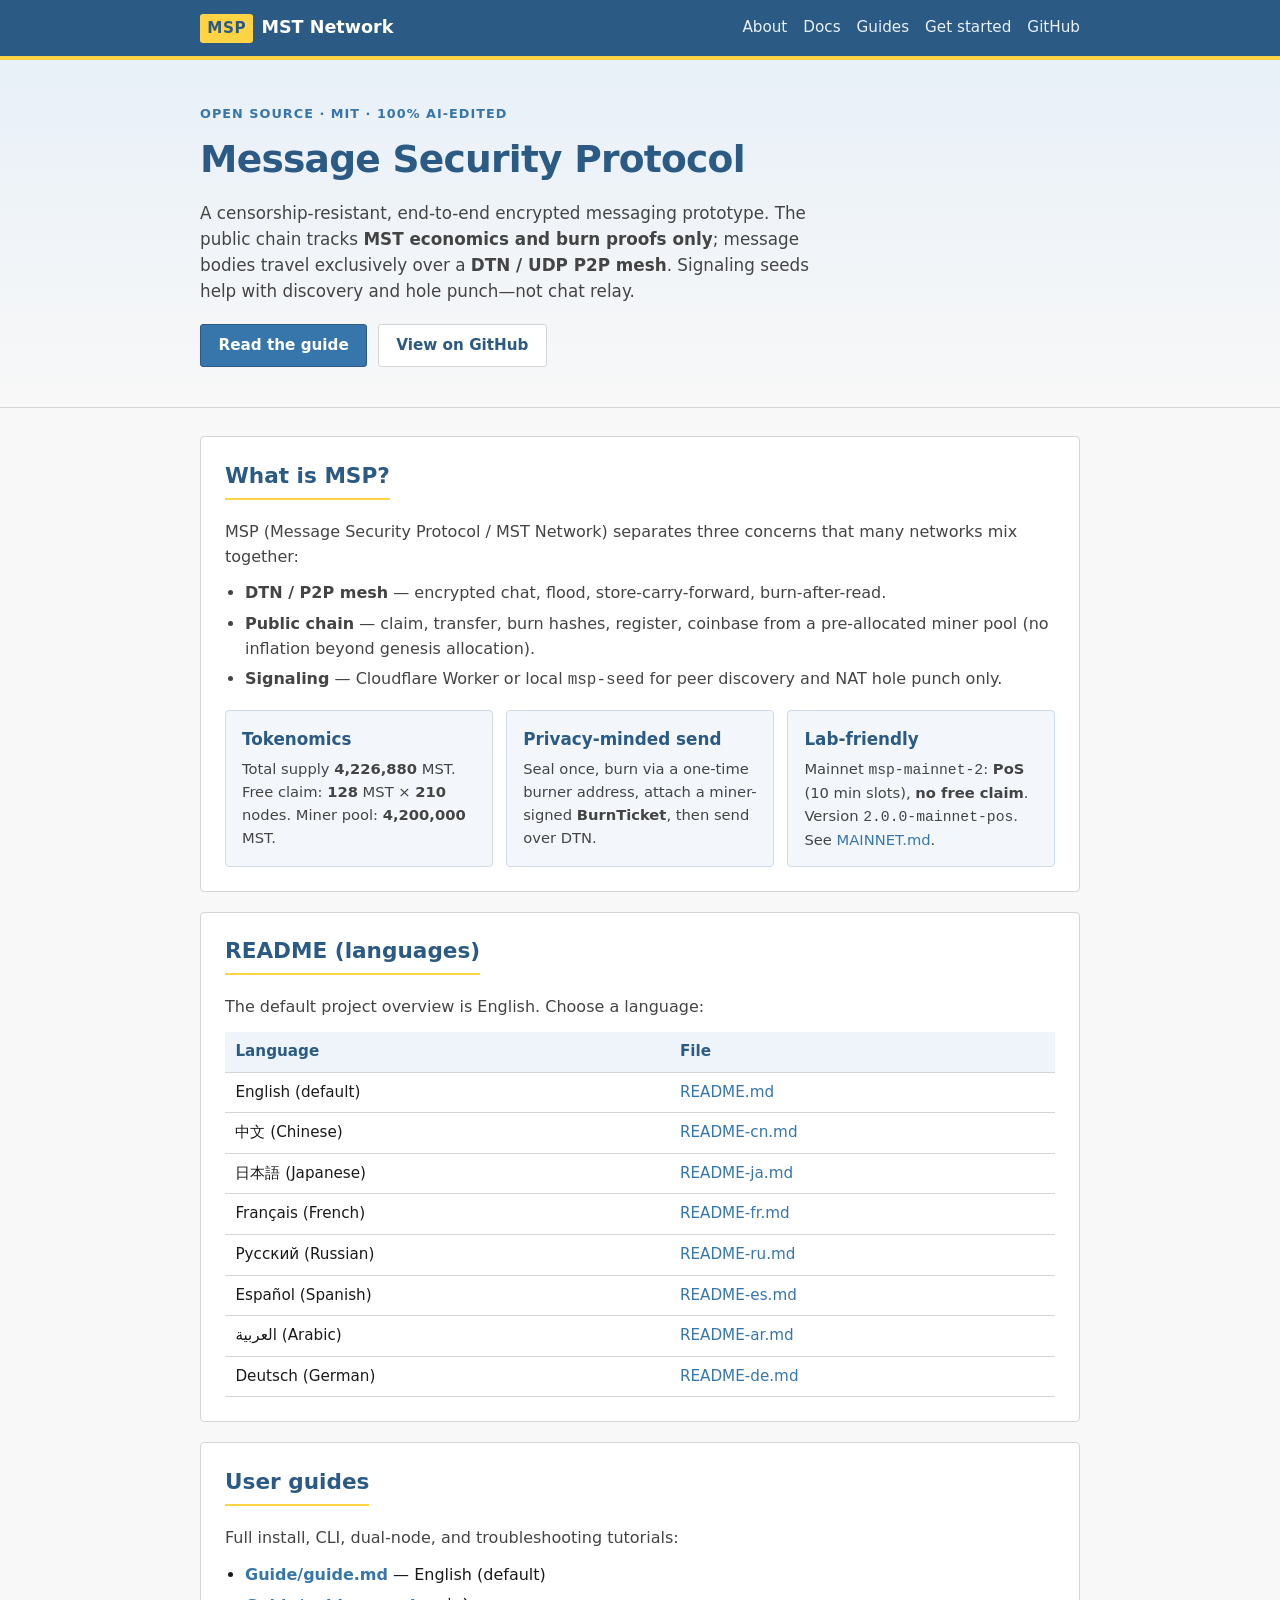
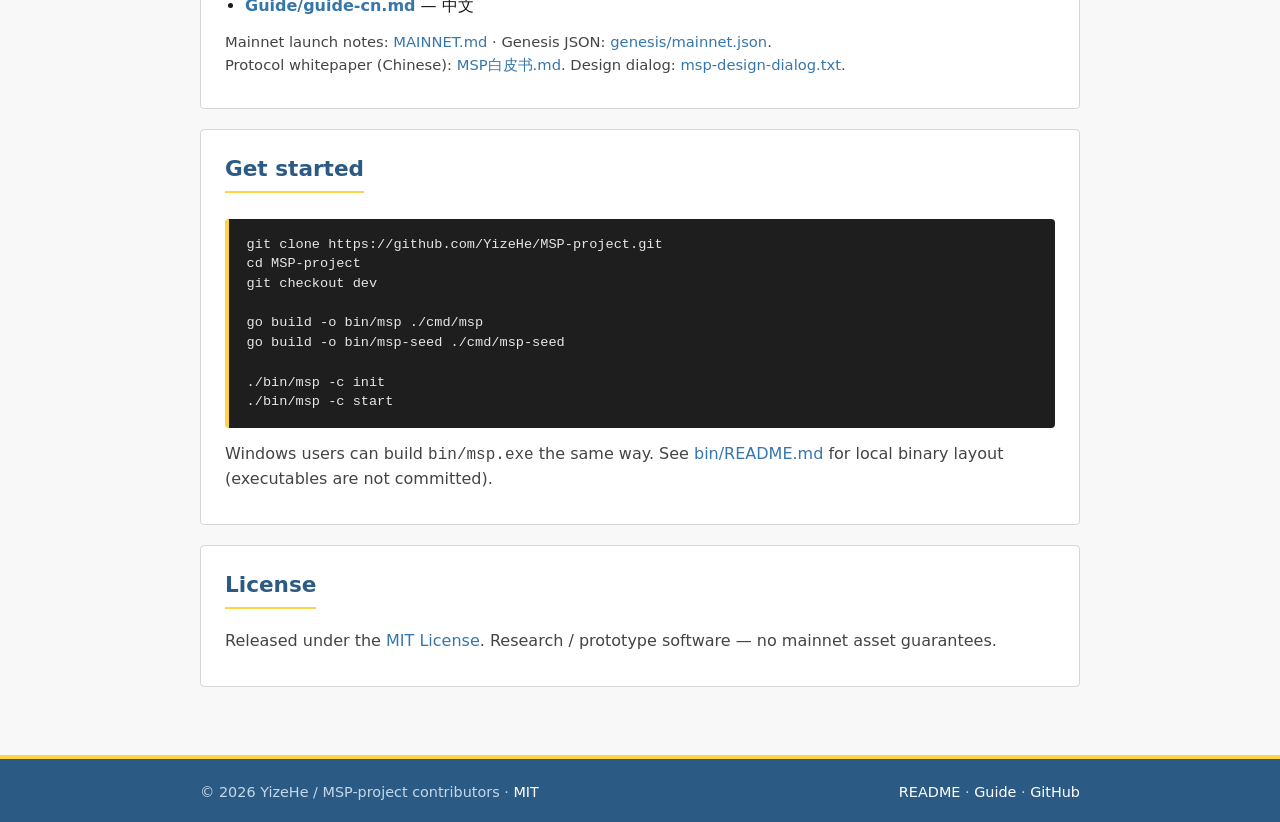
<file: index.html>
<!DOCTYPE html>
<html lang="en">
<head>
  <meta charset="utf-8">
  <meta name="viewport" content="width=device-width, initial-scale=1">
  <title>MSP / MST Network</title>
  <meta name="description" content="Censorship-resistant, end-to-end encrypted decentralized messaging. Economy chain for MST burns; messages over DTN/P2P.">
  <link rel="stylesheet" href="site.css">
</head>
<body>
  <header class="site-header">
    <div class="wrap header-inner">
      <a class="brand" href="index.html">
        <span class="brand-mark">MSP</span>
        <span class="brand-text">MST Network</span>
      </a>
      <nav class="nav" aria-label="Primary">
        <a href="#about">About</a>
        <a href="#docs">Docs</a>
        <a href="#guides">Guides</a>
        <a href="#start">Get started</a>
        <a href="https://github.com/YizeHe/MSP-project" rel="noopener">GitHub</a>
      </nav>
    </div>
  </header>

  <section class="hero">
    <div class="wrap hero-inner">
      <p class="eyebrow">Open source · MIT · 100% AI-edited</p>
      <h1>Message Security Protocol</h1>
      <p class="lead">
        A censorship-resistant, end-to-end encrypted messaging prototype.
        The public chain tracks <strong>MST economics and burn proofs only</strong>;
        message bodies travel exclusively over a <strong>DTN / UDP P2P mesh</strong>.
        Signaling seeds help with discovery and hole punch—not chat relay.
      </p>
      <p class="hero-actions">
        <a class="btn btn-primary" href="Guide/guide.md">Read the guide</a>
        <a class="btn btn-secondary" href="https://github.com/YizeHe/MSP-project/tree/dev">View on GitHub</a>
      </p>
    </div>
  </section>

  <main class="wrap">
    <section id="about" class="block">
      <h2>What is MSP?</h2>
      <p>
        MSP (Message Security Protocol / MST Network) separates three concerns that
        many networks mix together:
      </p>
      <ul class="plain-list">
        <li><strong>DTN / P2P mesh</strong> — encrypted chat, flood, store-carry-forward, burn-after-read.</li>
        <li><strong>Public chain</strong> — claim, transfer, burn hashes, register, coinbase from a pre-allocated miner pool (no inflation beyond genesis allocation).</li>
        <li><strong>Signaling</strong> — Cloudflare Worker or local <code>msp-seed</code> for peer discovery and NAT hole punch only.</li>
      </ul>
      <div class="cards">
        <article class="card">
          <h3>Tokenomics</h3>
          <p>Total supply <strong>4,226,880</strong> MST. Free claim: <strong>128</strong> MST × <strong>210</strong> nodes. Miner pool: <strong>4,200,000</strong> MST.</p>
        </article>
        <article class="card">
          <h3>Privacy-minded send</h3>
          <p>Seal once, burn via a one-time burner address, attach a miner-signed <strong>BurnTicket</strong>, then send over DTN.</p>
        </article>
        <article class="card">
          <h3>Lab-friendly</h3>
          <p>Mainnet <code>msp-mainnet-2</code>: <strong>PoS</strong> (10&nbsp;min slots), <strong>no free claim</strong>. Version <code>2.0.0-mainnet-pos</code>. See <a href="MAINNET.md">MAINNET.md</a>.</p>
        </article>
      </div>
    </section>

    <section id="docs" class="block">
      <h2>README (languages)</h2>
      <p>The default project overview is English. Choose a language:</p>
      <table class="doc-table">
        <thead>
          <tr><th>Language</th><th>File</th></tr>
        </thead>
        <tbody>
          <tr><td>English (default)</td><td><a href="README.md">README.md</a></td></tr>
          <tr><td>中文 (Chinese)</td><td><a href="README-cn.md">README-cn.md</a></td></tr>
          <tr><td>日本語 (Japanese)</td><td><a href="README-ja.md">README-ja.md</a></td></tr>
          <tr><td>Français (French)</td><td><a href="README-fr.md">README-fr.md</a></td></tr>
          <tr><td>Русский (Russian)</td><td><a href="README-ru.md">README-ru.md</a></td></tr>
          <tr><td>Español (Spanish)</td><td><a href="README-es.md">README-es.md</a></td></tr>
          <tr><td>العربية (Arabic)</td><td><a href="README-ar.md">README-ar.md</a></td></tr>
          <tr><td>Deutsch (German)</td><td><a href="README-de.md">README-de.md</a></td></tr>
        </tbody>
      </table>
    </section>

    <section id="guides" class="block">
      <h2>User guides</h2>
      <p>Full install, CLI, dual-node, and troubleshooting tutorials:</p>
      <ul class="link-list">
        <li><a href="Guide/guide.md"><strong>Guide/guide.md</strong></a> — English (default)</li>
        <li><a href="Guide/guide-cn.md"><strong>Guide/guide-cn.md</strong></a> — 中文</li>
      </ul>
      <p class="note">
        Mainnet launch notes: <a href="MAINNET.md">MAINNET.md</a> ·
        Genesis JSON: <a href="genesis/mainnet.json">genesis/mainnet.json</a>.<br>
        Protocol whitepaper (Chinese): <a href="MSP白皮书.md">MSP白皮书.md</a>.
        Design dialog: <a href="msp-design-dialog.txt">msp-design-dialog.txt</a>.
      </p>
    </section>

    <section id="start" class="block">
      <h2>Get started</h2>
      <pre class="code"><code>git clone https://github.com/YizeHe/MSP-project.git
cd MSP-project
git checkout dev

go build -o bin/msp ./cmd/msp
go build -o bin/msp-seed ./cmd/msp-seed

./bin/msp -c init
./bin/msp -c start</code></pre>
      <p>
        Windows users can build <code>bin/msp.exe</code> the same way.
        See <a href="bin/README.md">bin/README.md</a> for local binary layout (executables are not committed).
      </p>
    </section>

    <section class="block">
      <h2>License</h2>
      <p>
        Released under the <a href="LICENSE">MIT License</a>.
        Research / prototype software — no mainnet asset guarantees.
      </p>
    </section>
  </main>

  <footer class="site-footer">
    <div class="wrap footer-inner">
      <p>© 2026 YizeHe / MSP-project contributors · <a href="LICENSE">MIT</a></p>
      <p class="footer-links">
        <a href="README.md">README</a> ·
        <a href="Guide/guide.md">Guide</a> ·
        <a href="https://github.com/YizeHe/MSP-project">GitHub</a>
      </p>
    </div>
  </footer>
</body>
</html>
</file>
<file: site.css>
/* Minimal Python.org–inspired layout: clean header, blue accents, readable body */

:root {
  --blue-dark: #2b5b84;
  --blue: #3776ab;
  --blue-light: #4b8bbe;
  --yellow: #ffd343;
  --bg: #f8f8f8;
  --surface: #ffffff;
  --text: #1a1a1a;
  --muted: #444;
  --border: #d5d5d5;
  --max: 920px;
  --font: "Segoe UI", system-ui, -apple-system, "Helvetica Neue", Arial, sans-serif;
  --mono: "Cascadia Code", "Consolas", "Liberation Mono", Menlo, monospace;
}

*,
*::before,
*::after {
  box-sizing: border-box;
}

html {
  scroll-behavior: smooth;
}

body {
  margin: 0;
  font-family: var(--font);
  font-size: 16px;
  line-height: 1.55;
  color: var(--text);
  background: var(--bg);
}

a {
  color: var(--blue);
  text-decoration: none;
}

a:hover,
a:focus {
  color: var(--blue-dark);
  text-decoration: underline;
}

.wrap {
  max-width: var(--max);
  margin: 0 auto;
  padding: 0 1.25rem;
}

/* Header */

.site-header {
  background: var(--blue-dark);
  color: #fff;
  border-bottom: 4px solid var(--yellow);
}

.header-inner {
  display: flex;
  flex-wrap: wrap;
  align-items: center;
  justify-content: space-between;
  gap: 0.75rem 1.5rem;
  padding: 0.85rem 1.25rem;
}

.brand {
  display: flex;
  align-items: baseline;
  gap: 0.5rem;
  color: #fff;
  text-decoration: none;
  font-weight: 700;
}

.brand:hover {
  color: var(--yellow);
  text-decoration: none;
}

.brand-mark {
  background: var(--yellow);
  color: var(--blue-dark);
  padding: 0.15rem 0.45rem;
  border-radius: 3px;
  font-size: 0.95rem;
  letter-spacing: 0.04em;
}

.brand-text {
  font-size: 1.1rem;
}

.nav {
  display: flex;
  flex-wrap: wrap;
  gap: 0.35rem 1rem;
}

.nav a {
  color: #e8f1fa;
  font-size: 0.95rem;
  font-weight: 500;
}

.nav a:hover {
  color: var(--yellow);
  text-decoration: none;
}

/* Hero */

.hero {
  background: linear-gradient(180deg, #e8f0f8 0%, var(--bg) 100%);
  border-bottom: 1px solid var(--border);
  padding: 2.75rem 0 2.5rem;
}

.hero h1 {
  margin: 0.35rem 0 0.75rem;
  font-size: clamp(1.75rem, 4vw, 2.35rem);
  font-weight: 700;
  color: var(--blue-dark);
  letter-spacing: -0.02em;
}

.eyebrow {
  margin: 0;
  font-size: 0.8rem;
  text-transform: uppercase;
  letter-spacing: 0.08em;
  color: var(--blue);
  font-weight: 600;
}

.lead {
  margin: 0 0 1.25rem;
  max-width: 40rem;
  color: var(--muted);
  font-size: 1.05rem;
}

.hero-actions {
  display: flex;
  flex-wrap: wrap;
  gap: 0.65rem;
  margin: 0;
}

.btn {
  display: inline-block;
  padding: 0.55rem 1.1rem;
  border-radius: 3px;
  font-weight: 600;
  font-size: 0.95rem;
  text-decoration: none;
  border: 1px solid transparent;
}

.btn:hover {
  text-decoration: none;
}

.btn-primary {
  background: var(--blue);
  color: #fff;
  border-color: var(--blue-dark);
}

.btn-primary:hover {
  background: var(--blue-dark);
  color: #fff;
}

.btn-secondary {
  background: var(--surface);
  color: var(--blue-dark);
  border-color: var(--border);
}

.btn-secondary:hover {
  border-color: var(--blue);
  color: var(--blue);
}

/* Main content */

main.wrap {
  padding-top: 0.5rem;
  padding-bottom: 2.5rem;
}

.block {
  background: var(--surface);
  border: 1px solid var(--border);
  border-radius: 4px;
  padding: 1.35rem 1.5rem 1.5rem;
  margin: 1.25rem 0;
}

.block h2 {
  margin: 0 0 0.75rem;
  font-size: 1.35rem;
  color: var(--blue-dark);
  border-bottom: 2px solid var(--yellow);
  padding-bottom: 0.35rem;
  display: inline-block;
}

.block h3 {
  margin: 0 0 0.4rem;
  font-size: 1.05rem;
  color: var(--blue-dark);
}

.block p {
  margin: 0.5rem 0;
  color: var(--muted);
}

.plain-list {
  margin: 0.75rem 0;
  padding-left: 1.25rem;
  color: var(--muted);
}

.plain-list li {
  margin: 0.35rem 0;
}

.cards {
  display: grid;
  grid-template-columns: repeat(auto-fit, minmax(200px, 1fr));
  gap: 0.85rem;
  margin-top: 1.1rem;
}

.card {
  background: #f3f7fb;
  border: 1px solid #cfdce8;
  border-radius: 4px;
  padding: 0.9rem 1rem;
}

.card p {
  margin: 0;
  font-size: 0.92rem;
}

.doc-table {
  width: 100%;
  border-collapse: collapse;
  margin-top: 0.75rem;
  font-size: 0.95rem;
}

.doc-table th,
.doc-table td {
  text-align: left;
  padding: 0.5rem 0.65rem;
  border-bottom: 1px solid var(--border);
}

.doc-table th {
  background: #eef4fa;
  color: var(--blue-dark);
  font-weight: 600;
}

.doc-table tr:hover td {
  background: #fafcfe;
}

.link-list {
  margin: 0.75rem 0;
  padding-left: 1.25rem;
}

.link-list li {
  margin: 0.4rem 0;
}

.note {
  font-size: 0.92rem;
}

.code {
  margin: 0.85rem 0;
  padding: 1rem 1.1rem;
  background: #1e1e1e;
  color: #e6e6e6;
  border-radius: 4px;
  overflow-x: auto;
  font-family: var(--mono);
  font-size: 0.85rem;
  line-height: 1.45;
  border-left: 4px solid var(--yellow);
}

.code code {
  font-family: inherit;
}

/* Footer */

.site-footer {
  background: var(--blue-dark);
  color: #c5d8ea;
  padding: 1.25rem 0;
  margin-top: 0.5rem;
  border-top: 4px solid var(--yellow);
}

.footer-inner {
  display: flex;
  flex-wrap: wrap;
  justify-content: space-between;
  gap: 0.5rem 1rem;
  font-size: 0.9rem;
}

.site-footer a {
  color: #fff;
}

.site-footer a:hover {
  color: var(--yellow);
}

.site-footer p {
  margin: 0.15rem 0;
}

@media (max-width: 600px) {
  .header-inner {
    flex-direction: column;
    align-items: flex-start;
  }

  .hero {
    padding: 1.75rem 0 1.5rem;
  }

  .block {
    padding: 1.1rem;
  }
}
</file>
